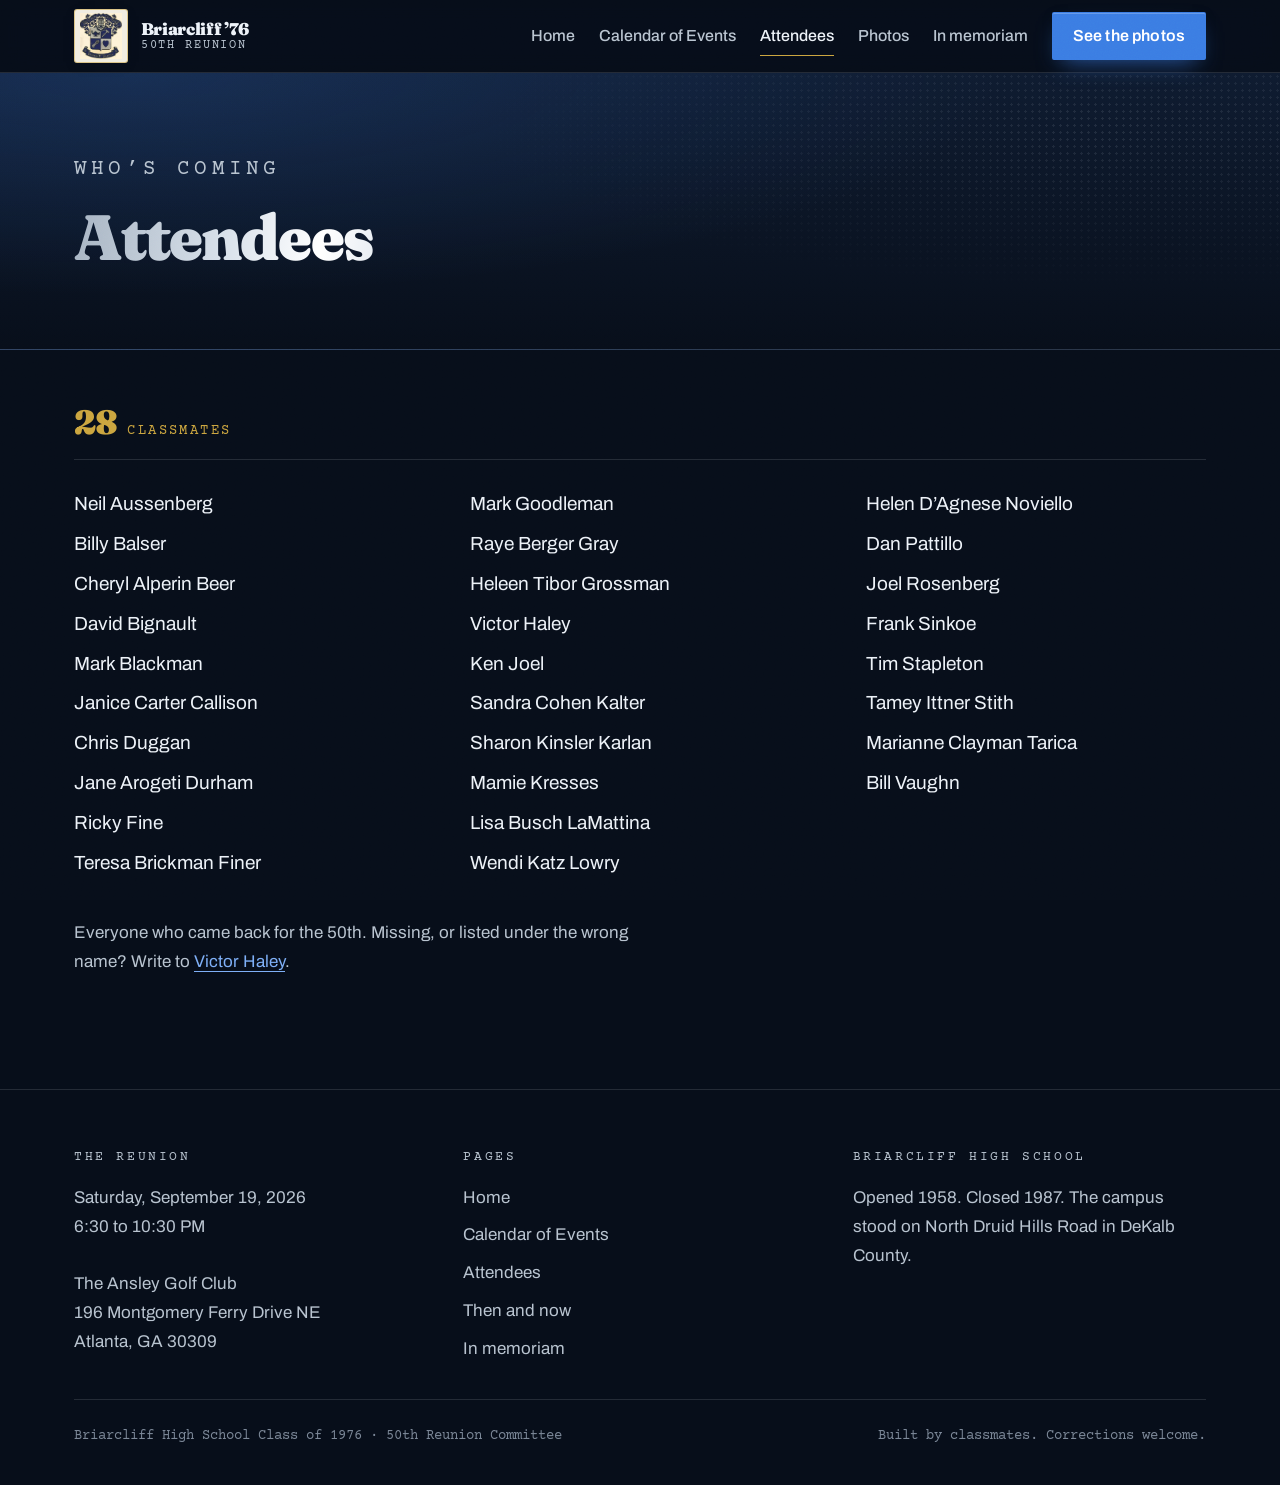
<file: attendees.html>
<!DOCTYPE html>
<html lang="en">
<head>
<meta charset="utf-8">
<meta name="viewport" content="width=device-width, initial-scale=1">
<title>Attendees — Briarcliff High Class of 1976 50th Reunion</title>
<meta name="description" content="Classmates who have replied for the Briarcliff High School Class of 1976 50th reunion, September 17 to 19, 2026, in Atlanta.">

<meta property="og:title" content="Attendees — Briarcliff Class of 1976">
<meta property="og:description" content="Who's coming back for the 50th. The list grows every week.">
<meta property="og:type" content="website">

<link rel="preconnect" href="https://fonts.googleapis.com">
<link rel="preconnect" href="https://fonts.gstatic.com" crossorigin>
<link href="https://fonts.googleapis.com/css2?family=Archivo:wght@400;500;600;700&family=Courier+Prime:wght@400;700&family=Fraunces:ital,opsz,wght@0,9..144,400;0,9..144,600;0,9..144,900;1,9..144,900&display=swap" rel="stylesheet">
<link rel="stylesheet" href="styles.css">
<link rel="icon" href="bhslogo.jpeg">
<script>document.documentElement.classList.add("js");</script>
</head>
<body>

<a class="skip" href="#main">Skip to content</a>

<header class="masthead">
  <div class="wrap">
    <a class="brand" href="index.html">
      <span class="seal"><img src="bhslogo.jpeg" alt="Briarcliff Barons crest" width="422" height="473"></span>
      <span class="brand-txt">
        <b>Briarcliff&nbsp;&rsquo;76</b>
        <span>50th Reunion</span>
      </span>
    </a>
    <nav class="nav" aria-label="Primary">
      <a href="index.html">Home</a>
      <a href="weekend.html">Calendar of Events</a>
      <a href="attendees.html" aria-current="page">Attendees</a>
      <a href="photos.html">Photos</a>
      <a href="memoriam.html">In memoriam</a>
    </nav>
    <a class="btn btn-primary masthead-cta" href="photos.html">See the photos</a>
  </div>
</header>

<main id="main">

<section class="page-head">
  <div class="wrap">
    <p class="label">Who&rsquo;s coming</p>
    <h1><span class="foil">Attendees</span></h1>
  </div>
</section>

<section class="section attendees">
  <div class="wrap">

    <p class="roster-count" id="roster-count"><b>12</b>classmates</p>

    <!--
      ============================================================
      COMMITTEE: this list is written out below so the page still
      works if the RSVP sheet can't be reached. When the sheet
      loads normally these names are replaced by the live ones,
      so you do not need to keep this copy current.

      Only first and last names are ever shown. See the ATTENDEE
      ROSTER notes near the top of site.js before changing that.

      Classmates who paid on Venmo without filling out the form
      are typed into the venmoNames list in site.js, and show up
      here mixed in with the sheet names.
      ============================================================
    -->
    <ul class="roster rise" id="roster">
      <li>Neil Aussenberg</li>
      <li>Billy Balser</li>
      <li>Cheryl Beer</li>
      <li>David Bignault</li>
      <li>Chris Duggan</li>
      <li>Ricky Fine</li>
      <li>Teresa Finer</li>
      <li>Sandra Kalter</li>
      <li>Dan Pattillo</li>
      <li>Frank Sinkoe</li>
      <li>Tamey Stith</li>
      <li>Marianne Tarica</li>
    </ul>

    <p class="roster-note">
      Everyone who came back for the 50th. Missing, or listed under the wrong
      name? Write to
      <a href="mailto:VictorHaley@eversheds-sutherland.us">Victor Haley</a>.
    </p>

  </div>
</section>

</main>

<footer class="foot">
  <div class="wrap">
    <div class="foot-grid">
      <div>
        <h4>The reunion</h4>
        <p>
          Saturday, September 19, 2026<br>
          6:30 to 10:30 PM<br><br>
          The Ansley Golf Club<br>
          196 Montgomery Ferry Drive NE<br>
          Atlanta, GA 30309
        </p>
      </div>
      <div>
        <h4>Pages</h4>
        <ul>
          <li><a href="index.html">Home</a></li>
          <li><a href="weekend.html">Calendar of Events</a></li>
          <li><a href="attendees.html">Attendees</a></li>
          <li><a href="photos.html">Then and now</a></li>
          <li><a href="memoriam.html">In memoriam</a></li>
        </ul>
      </div>
      <div>
        <h4>Briarcliff High School</h4>
        <p>Opened 1958. Closed 1987. The campus stood on North Druid Hills Road in DeKalb County.</p>
      </div>
    </div>
    <div class="colophon">
      <span>Briarcliff High School Class of 1976 &middot; 50th Reunion Committee</span>
      <span>Built by classmates. Corrections welcome.</span>
    </div>
  </div>
</footer>

<script src="site.js"></script>
</body>
</html>
</file>
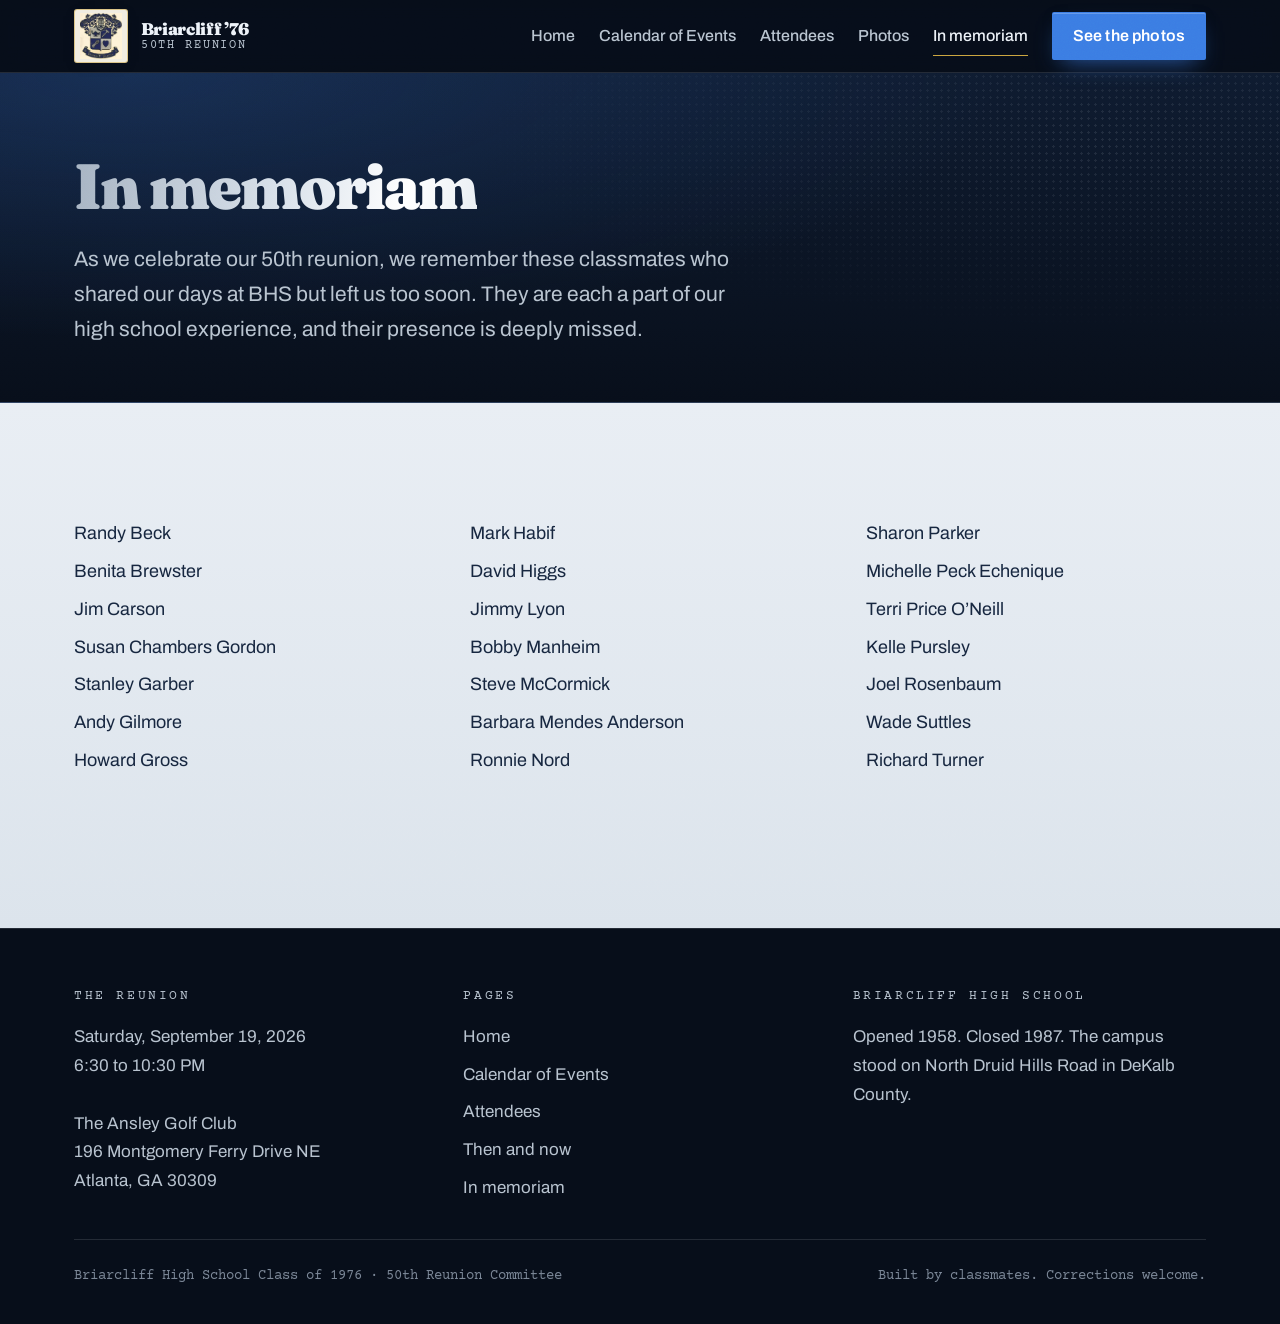
<file: memoriam.html>
<!DOCTYPE html>
<html lang="en">
<head>
<meta charset="utf-8">
<meta name="viewport" content="width=device-width, initial-scale=1">
<title>In memoriam — Briarcliff High Class of 1976 50th Reunion</title>
<meta name="description" content="Classmates of the Briarcliff High School Class of 1976 who have passed. Their names are read aloud at the Saturday dinner.">

<meta property="og:title" content="In memoriam — Briarcliff Class of 1976">
<meta property="og:description" content="The classmates we lost. Their names are read aloud at the Saturday dinner.">
<meta property="og:type" content="website">

<link rel="preconnect" href="https://fonts.googleapis.com">
<link rel="preconnect" href="https://fonts.gstatic.com" crossorigin>
<link href="https://fonts.googleapis.com/css2?family=Archivo:wght@400;500;600;700&family=Courier+Prime:wght@400;700&family=Fraunces:ital,opsz,wght@0,9..144,400;0,9..144,600;0,9..144,900;1,9..144,900&display=swap" rel="stylesheet">
<link rel="stylesheet" href="styles.css">
<link rel="icon" href="bhslogo.jpeg">
<script>document.documentElement.classList.add("js");</script>
</head>
<body>

<a class="skip" href="#main">Skip to content</a>

<header class="masthead">
  <div class="wrap">
    <a class="brand" href="index.html">
      <span class="seal"><img src="bhslogo.jpeg" alt="Briarcliff Barons crest" width="422" height="473"></span>
      <span class="brand-txt">
        <b>Briarcliff&nbsp;&rsquo;76</b>
        <span>50th Reunion</span>
      </span>
    </a>
    <nav class="nav" aria-label="Primary">
      <a href="index.html">Home</a>
      <a href="weekend.html">Calendar of Events</a>
      <a href="attendees.html">Attendees</a>
      <a href="photos.html">Photos</a>
      <a href="memoriam.html" aria-current="page">In memoriam</a>
    </nav>
    <a class="btn btn-primary masthead-cta" href="photos.html">See the photos</a>
  </div>
</header>

<main id="main">

<section class="page-head">
  <div class="wrap">
    <h1><span class="foil">In memoriam</span></h1>
    <p>
      As we celebrate our 50th reunion, we remember these classmates who shared our
      days at BHS but left us too soon. They are each a part of our high school
      experience, and their presence is deeply missed.
    </p>
  </div>
</section>

<section class="section memoriam">
  <div class="wrap">

    <!--
      ============================================================
      COMMITTEE: one name per <li>, alphabetical by last name.
      To add or remove someone, add or delete a single line below.
      Nothing else needs to change.
      ============================================================
    -->
    <ul class="names rise">
      <li>Randy Beck</li>
      <li>Benita Brewster</li>
      <li>Jim Carson</li>
      <li>Susan Chambers Gordon</li>
      <li>Stanley Garber</li>
      <li>Andy Gilmore</li>
      <li>Howard Gross</li>
      <li>Mark Habif</li>
      <li>David Higgs</li>
      <li>Jimmy Lyon</li>
      <li>Bobby Manheim</li>
      <li>Steve McCormick</li>
      <li>Barbara Mendes Anderson</li>
      <li>Ronnie Nord</li>
      <li>Sharon Parker</li>
      <li>Michelle Peck Echenique</li>
      <li>Terri Price O&rsquo;Neill</li>
      <li>Kelle Pursley</li>
      <li>Joel Rosenbaum</li>
      <li>Wade Suttles</li>
      <li>Richard Turner</li>
    </ul>

  </div>
</section>

</main>

<footer class="foot">
  <div class="wrap">
    <div class="foot-grid">
      <div>
        <h4>The reunion</h4>
        <p>
          Saturday, September 19, 2026<br>
          6:30 to 10:30 PM<br><br>
          The Ansley Golf Club<br>
          196 Montgomery Ferry Drive NE<br>
          Atlanta, GA 30309
        </p>
      </div>
      <div>
        <h4>Pages</h4>
        <ul>
          <li><a href="index.html">Home</a></li>
          <li><a href="weekend.html">Calendar of Events</a></li>
          <li><a href="attendees.html">Attendees</a></li>
          <li><a href="photos.html">Then and now</a></li>
          <li><a href="memoriam.html">In memoriam</a></li>
        </ul>
      </div>
      <div>
        <h4>Briarcliff High School</h4>
        <p>Opened 1958. Closed 1987. The campus stood on North Druid Hills Road in DeKalb County.</p>
      </div>
    </div>
    <div class="colophon">
      <span>Briarcliff High School Class of 1976 &middot; 50th Reunion Committee</span>
      <span>Built by classmates. Corrections welcome.</span>
    </div>
  </div>
</footer>

<script src="site.js"></script>
</body>
</html>
</file>
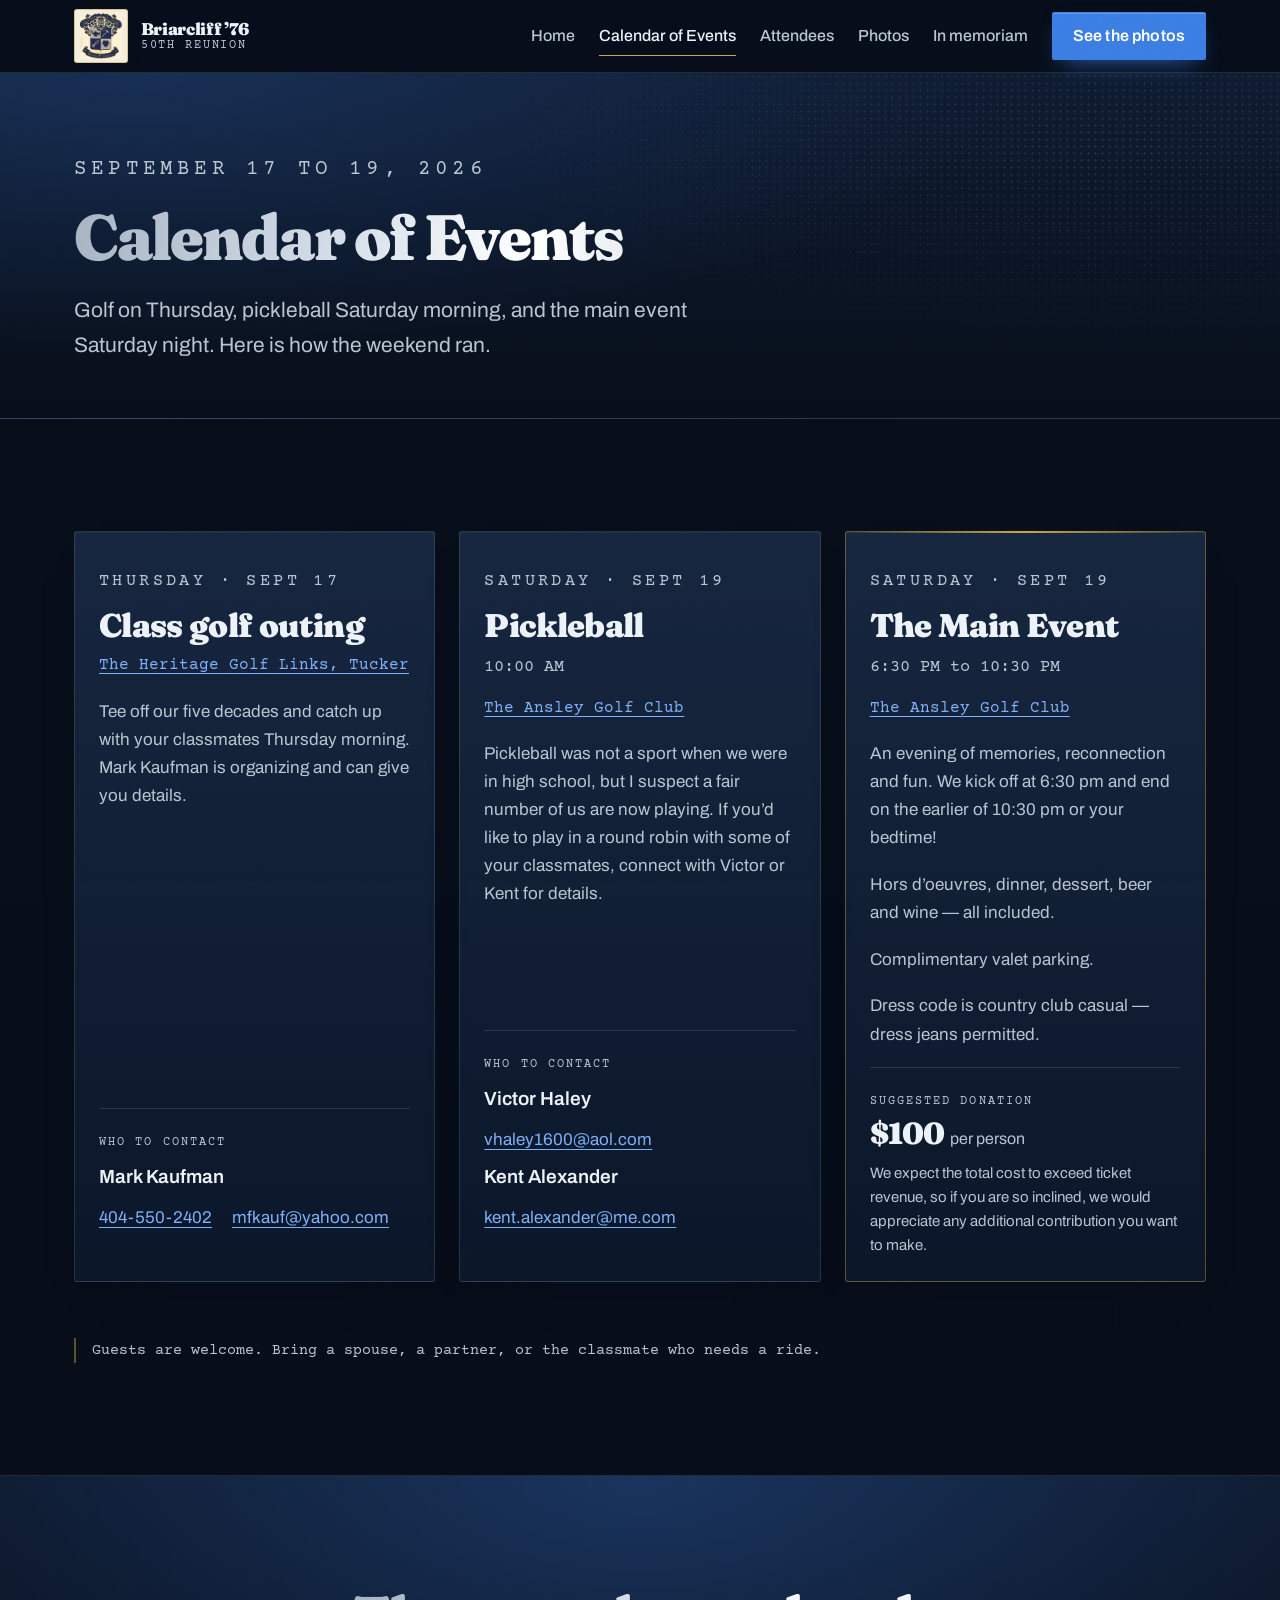
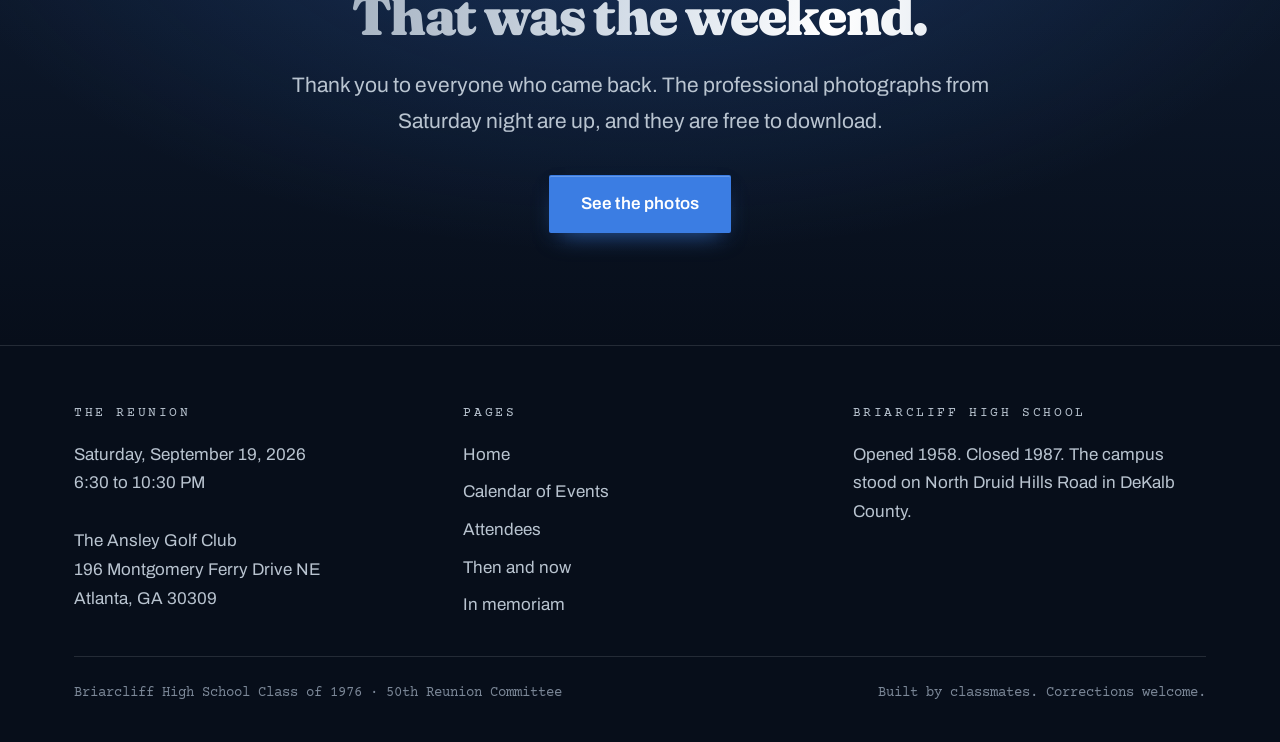
<file: weekend.html>
<!DOCTYPE html>
<html lang="en">
<head>
<meta charset="utf-8">
<meta name="viewport" content="width=device-width, initial-scale=1">
<title>Calendar of Events — Briarcliff High Class of 1976 50th Reunion</title>
<meta name="description" content="Three days in Atlanta: a class golf outing Thursday, pickleball Saturday morning, and the reunion dinner Saturday night at The Ansley Golf Club.">

<meta property="og:title" content="Calendar of Events — Briarcliff Class of 1976">
<meta property="og:description" content="Golf Thursday, pickleball Saturday morning, and the main event Saturday night.">
<meta property="og:type" content="website">

<link rel="preconnect" href="https://fonts.googleapis.com">
<link rel="preconnect" href="https://fonts.gstatic.com" crossorigin>
<link href="https://fonts.googleapis.com/css2?family=Archivo:wght@400;500;600;700&family=Courier+Prime:wght@400;700&family=Fraunces:ital,opsz,wght@0,9..144,400;0,9..144,600;0,9..144,900;1,9..144,900&display=swap" rel="stylesheet">
<link rel="stylesheet" href="styles.css">
<link rel="icon" href="bhslogo.jpeg">
<script>document.documentElement.classList.add("js");</script>
</head>
<body>

<a class="skip" href="#main">Skip to content</a>

<header class="masthead">
  <div class="wrap">
    <a class="brand" href="index.html">
      <span class="seal"><img src="bhslogo.jpeg" alt="Briarcliff Barons crest" width="422" height="473"></span>
      <span class="brand-txt">
        <b>Briarcliff&nbsp;&rsquo;76</b>
        <span>50th Reunion</span>
      </span>
    </a>
    <nav class="nav" aria-label="Primary">
      <a href="index.html">Home</a>
      <a href="weekend.html" aria-current="page">Calendar of Events</a>
      <a href="attendees.html">Attendees</a>
      <a href="photos.html">Photos</a>
      <a href="memoriam.html">In memoriam</a>
    </nav>
    <a class="btn btn-primary masthead-cta" href="photos.html">See the photos</a>
  </div>
</header>

<main id="main">

<section class="page-head">
  <div class="wrap">
    <p class="label">September 17 to 19, 2026</p>
    <h1><span class="foil">Calendar of Events</span></h1>
    <p>
      Golf on Thursday, pickleball Saturday morning, and the main event Saturday
      night. Here is how the weekend ran.
    </p>
  </div>
</section>

<section class="section">
  <div class="wrap">

    <div class="days">

      <article class="day rise">
        <p class="day-date">Thursday &middot; Sept 17</p>
        <h3>Class golf outing</h3>
        <p class="day-where">
          <a href="https://www.google.com/maps/search/?api=1&amp;query=Heritage+Golf+Links%2C+Tucker%2C+GA"
             rel="noopener">The Heritage Golf Links, Tucker</a>
        </p>
        <p>
          <!-- SWAP: add the tee-off window here once Mark has the times. -->
          Tee off our five decades and catch up with your classmates Thursday
          morning. Mark Kaufman is organizing and can give you details.
        </p>
        <dl class="day-contact">
          <dt>Who to contact</dt>
          <dd>
            <b>Mark Kaufman</b>
            <a href="tel:+14045502402">404-550-2402</a>
            <a href="mailto:mfkauf@yahoo.com">mfkauf@yahoo.com</a>
          </dd>
        </dl>
      </article>

      <article class="day rise">
        <p class="day-date">Saturday &middot; Sept 19</p>
        <h3>Pickleball</h3>
        <p class="day-when">10:00 AM</p>
        <p class="day-where">
          <a href="https://www.google.com/maps/search/?api=1&amp;query=The+Ansley+Golf+Club%2C+196+Montgomery+Ferry+Drive+NE%2C+Atlanta%2C+GA+30309"
             rel="noopener">The Ansley Golf Club</a>
        </p>
        <p>
          Pickleball was not a sport when we were in high school, but I suspect a
          fair number of us are now playing. If you&rsquo;d like to play in a round
          robin with some of your classmates, connect with Victor or Kent for details.
        </p>
        <dl class="day-contact">
          <dt>Who to contact</dt>
          <dd>
            <b>Victor Haley</b>
            <a href="mailto:vhaley1600@aol.com">vhaley1600@aol.com</a>
          </dd>
          <dd>
            <b>Kent Alexander</b>
            <a href="mailto:kent.alexander@me.com">kent.alexander@me.com</a>
          </dd>
        </dl>
      </article>

      <article class="day rise day-main">
        <p class="day-date">Saturday &middot; Sept 19</p>
        <h3>The Main Event</h3>
        <p class="day-when">6:30 PM to 10:30 PM</p>
        <p class="day-where">
          <a href="https://www.google.com/maps/search/?api=1&amp;query=The+Ansley+Golf+Club%2C+196+Montgomery+Ferry+Drive+NE%2C+Atlanta%2C+GA+30309"
             rel="noopener">The Ansley Golf Club</a>
        </p>
        <p>
          An evening of memories, reconnection and fun. We kick off at 6:30 pm and
          end on the earlier of 10:30 pm or your bedtime!
        </p>
        <p>
          Hors d&rsquo;oeuvres, dinner, dessert, beer and wine &mdash; all included.
        </p>
        <p>Complimentary valet parking.</p>
        <p>Dress code is country club casual &mdash; dress jeans permitted.</p>
        <div class="day-cost">
          <p class="day-cost-label">Suggested donation</p>
          <p class="day-cost-amt">$100 <span>per person</span></p>
          <p class="day-cost-note">
            We expect the total cost to exceed ticket revenue, so if you are so
            inclined, we would appreciate any additional contribution you want to make.
          </p>
        </div>
      </article>

    </div>

    <p class="note rise">
      Guests are welcome. Bring a spouse, a partner, or the classmate who needs a ride.
    </p>
  </div>
</section>

<section class="section rsvp">
  <div class="wrap">
    <h2><span class="foil">That was the weekend.</span></h2>
    <p class="rsvp-dek">
      Thank you to everyone who came back. The professional photographs from
      Saturday night are up, and they are free to download.
    </p>
    <div class="hero-cta">
      <a class="btn btn-primary" href="photos.html">See the photos</a>
    </div>
  </div>
</section>

</main>

<footer class="foot">
  <div class="wrap">
    <div class="foot-grid">
      <div>
        <h4>The reunion</h4>
        <p>
          Saturday, September 19, 2026<br>
          6:30 to 10:30 PM<br><br>
          The Ansley Golf Club<br>
          196 Montgomery Ferry Drive NE<br>
          Atlanta, GA 30309
        </p>
      </div>
      <div>
        <h4>Pages</h4>
        <ul>
          <li><a href="index.html">Home</a></li>
          <li><a href="weekend.html">Calendar of Events</a></li>
          <li><a href="attendees.html">Attendees</a></li>
          <li><a href="photos.html">Then and now</a></li>
          <li><a href="memoriam.html">In memoriam</a></li>
        </ul>
      </div>
      <div>
        <h4>Briarcliff High School</h4>
        <p>Opened 1958. Closed 1987. The campus stood on North Druid Hills Road in DeKalb County.</p>
      </div>
    </div>
    <div class="colophon">
      <span>Briarcliff High School Class of 1976 &middot; 50th Reunion Committee</span>
      <span>Built by classmates. Corrections welcome.</span>
    </div>
  </div>
</footer>

<script src="site.js"></script>
</body>
</html>
</file>
<file: styles.css>
/* ============================================================
   BRIARCLIFF HIGH SCHOOL — CLASS OF 1976 — 50TH REUNION
   Shared stylesheet for every page.

   Design notes:
   - Palette is the school's silver and blue, with silver rendered
     as a metal (gradient + specular sweep) rather than a flat grey.
   - Base type is 19px. The audience is in its late sixties, so
     contrast and target size are treated as hard requirements.
   - The foil effect is confined to display type. Never body copy.
   ============================================================ */

:root{
  /* Colour */
  --ink:        #070E1A;
  --navy:       #0E1B30;
  --navy-2:     #16263F;
  --navy-3:     #1E3352;
  --hair:       rgba(199,207,216,.15);
  --hair-2:     rgba(199,207,216,.28);
  --silver:     #B9C4D0;
  --silver-hi:  #EDF2F8;
  --spinel:     #3B7DE3;
  --spinel-lt:  #7FB0F7;
  --brass:      #CBA53F;
  --mist:       #E9EEF4;
  --mist-2:     #DCE4EC;
  --mist-ink:   #16263F;
  --paper:      #F1EDE1;   /* matches the crest artwork's own paper field */

  /* Type */
  --display: "Fraunces", Georgia, "Times New Roman", serif;
  --body:    "Archivo", "Helvetica Neue", Arial, sans-serif;
  --util:    "Courier Prime", "Courier New", monospace;

  --t-label: .8125rem;
  --t-sm:    1rem;
  --t-base:  1.1875rem;
  --t-lg:    1.3125rem;
  --t-h3:    clamp(1.5rem, 1rem + 2vw, 2.05rem);
  --t-h2:    clamp(2.1rem, 1.2rem + 3.6vw, 3.4rem);
  --t-h1:    clamp(2.25rem, 1rem + 5vw, 5rem);
  --t-page:  clamp(2.3rem, 1.4rem + 3.4vw, 4rem);
  --t-mega:  clamp(8rem, 4rem + 20vw, 17rem);

  /* Space */
  --s-1: .5rem;  --s-2: 1rem;   --s-3: 1.5rem;  --s-4: 2.25rem;
  --s-5: 3.5rem; --s-6: 5rem;   --s-7: 7rem;    --s-8: 10rem;

  --wrap: 1180px;
  --ease: cubic-bezier(.22,.7,.28,1);
}

*,*::before,*::after{ box-sizing:border-box; }

html{ -webkit-text-size-adjust:100%; scroll-behavior:smooth; }

body{
  margin:0;
  background:var(--ink);
  color:var(--silver-hi);
  font-family:var(--body);
  font-size:var(--t-base);
  line-height:1.7;
  font-weight:400;
  -webkit-font-smoothing:antialiased;
  overflow-x:hidden;
}

/* Film grain over the whole page. Very low opacity, purely atmospheric. */
body::after{
  content:"";
  position:fixed; inset:0;
  pointer-events:none; z-index:200;
  opacity:.35;
  background-image:url("data:image/svg+xml,%3Csvg xmlns='http://www.w3.org/2000/svg' width='180' height='180'%3E%3Cfilter id='n'%3E%3CfeTurbulence type='fractalNoise' baseFrequency='.85' numOctaves='3'/%3E%3C/filter%3E%3Crect width='100%25' height='100%25' filter='url(%23n)' opacity='.18'/%3E%3C/svg%3E");
  mix-blend-mode:overlay;
}

img{ max-width:100%; display:block; }

a{ color:var(--spinel-lt); text-underline-offset:.22em; text-decoration-thickness:1px; }
a:hover{ color:var(--silver-hi); }

:focus-visible{
  outline:3px solid var(--spinel-lt);
  outline-offset:3px;
  border-radius:2px;
}

.wrap{ width:100%; max-width:var(--wrap); margin-inline:auto; padding-inline:var(--s-3); }

.skip{
  position:absolute; left:-9999px; top:0;
  background:var(--spinel); color:#fff; padding:.9rem 1.3rem;
  font-weight:600; z-index:300;
}
.skip:focus{ left:var(--s-3); top:var(--s-2); }

/* ---------- Shared type helpers ---------- */

.label{
  font-family:var(--util);
  font-size:var(--t-label);
  letter-spacing:.2em;
  text-transform:uppercase;
  color:var(--silver);
  margin:0;
}

/* Foil: the darkest stop is deliberately kept high so every word of a
   headline stays well above 7:1 on navy. Shimmer, not shadow. */
.foil{
  background:linear-gradient(100deg,
    #A6B3C2 0%, #D6DFE9 18%, #FFFFFF 30%, #D6DFE9 42%,
    #AEBAC8 58%, #F0F5FA 74%, #B4C0CD 90%, #D6DFE9 100%);
  background-size:280% 100%;
  background-position:0% 50%;
  -webkit-background-clip:text; background-clip:text;
  color:transparent;
  -webkit-text-fill-color:transparent;
  animation:sweep 9s var(--ease) infinite;
}
@keyframes sweep{
  0%,12%   { background-position:  0% 50%; }
  55%,100% { background-position:100% 50%; }
}

h1,h2,h3{ font-family:var(--display); font-weight:900; line-height:1.02; letter-spacing:-.03em; margin:0;
  font-variation-settings:"SOFT" 40, "WONK" 1; }

h2{ font-size:var(--t-h2); }
h3{ font-size:var(--t-h3); letter-spacing:-.02em; }

p{ margin:0 0 1.1em; }
p:last-child{ margin-bottom:0; }

/* ---------- Buttons ---------- */

.btn{
  display:inline-flex; align-items:center; justify-content:center; gap:.7em;
  min-height:56px; padding:.85rem 1.9rem;
  font-family:var(--body); font-size:1.0625rem; font-weight:600; letter-spacing:.01em;
  border-radius:2px; border:1px solid transparent;
  text-decoration:none; cursor:pointer;
  transition:transform .3s var(--ease), background-color .3s var(--ease),
             border-color .3s var(--ease), color .3s var(--ease), box-shadow .3s var(--ease);
}
.btn-primary{
  background:var(--spinel); color:#fff;
  box-shadow:0 1px 0 rgba(255,255,255,.22) inset,
             0 10px 24px -10px rgba(59,125,227,.75),
             0 2px 8px -2px rgba(7,14,26,.8);
}
.btn-primary:hover{ background:#4f8bea; color:#fff; transform:translateY(-2px); }
.btn-primary:active{ transform:translateY(0); }

.btn-ghost{
  background:transparent; color:var(--silver-hi); border-color:var(--hair-2);
}
.btn-ghost:hover{ border-color:var(--silver); background:rgba(199,207,216,.07); transform:translateY(-2px); }
.btn-ghost:active{ transform:translateY(0); }

/* ---------- Header ---------- */

.masthead{
  position:sticky; top:0; z-index:100;
  background:rgba(7,14,26,.9);
  backdrop-filter:blur(14px) saturate(140%);
  border-bottom:1px solid var(--hair);
}
.masthead .wrap{
  display:flex; align-items:center; flex-wrap:wrap;
  gap:var(--s-3);
  min-height:72px;
}
.brand{
  order:1;
  display:flex; align-items:center; gap:.8rem;
  text-decoration:none; color:inherit; margin-right:auto;
}
/* The real Barons crest sits on its own cream plate, the way a decal
   would. The source art has a paper background, so we lean into it. */
.seal{
  width:54px; height:54px; flex:none;
  padding:3px;
  background:var(--paper);
  border:1px solid rgba(203,165,63,.55);
  border-radius:3px;
  box-shadow:0 3px 10px -4px rgba(7,14,26,.9);
}
.seal img{ width:100%; height:100%; object-fit:contain; }
.brand-txt{ line-height:1.2; }
.brand-txt b{
  display:block; font-family:var(--display); font-weight:900;
  font-size:1.0625rem; letter-spacing:-.02em; color:var(--silver-hi);
}
.brand-txt span{
  display:block; font-family:var(--util); font-size:.72rem;
  letter-spacing:.16em; text-transform:uppercase; color:var(--silver);
}

.nav{ order:2; display:flex; align-items:center; gap:var(--s-3); }
.nav a{
  font-size:1rem; font-weight:500; color:var(--silver);
  text-decoration:none; padding:.4rem 0; position:relative;
  transition:color .25s var(--ease);
}
.nav a::after{
  content:""; position:absolute; left:0; right:0; bottom:0; height:1px;
  background:var(--silver-hi); transform:scaleX(0); transform-origin:left;
  transition:transform .35s var(--ease);
}
.nav a:hover{ color:var(--silver-hi); }
.nav a:hover::after{ transform:scaleX(1); }

/* The page you're on stays lit. */
.nav a[aria-current="page"]{ color:var(--silver-hi); }
.nav a[aria-current="page"]::after{ transform:scaleX(1); background:var(--brass); }

.masthead-cta{
  order:3;
  min-height:48px; padding:.6rem 1.25rem; font-size:1rem;
}

/* No hamburger. At this age a menu you have to find is a menu you don't
   use, so the links wrap onto their own row and stay visible. */
@media (max-width:900px){
  .masthead .wrap{ min-height:0; padding-block:.7rem; gap:.75rem var(--s-3); }
  .masthead-cta{ order:2; }
  .nav{
    order:3; width:100%;
    justify-content:space-between; gap:var(--s-2);
    border-top:1px solid var(--hair); padding-top:.5rem;
  }
  .nav a{ font-size:.95rem; padding:.55rem 0; }
}
@media (max-width:480px){
  .nav{ flex-wrap:wrap; justify-content:flex-start; gap:0 var(--s-3); }
  .brand-txt b{ font-size:1rem; }
  .masthead-cta{ padding:.6rem 1rem; }
}

/* ---------- Hero (home page) ---------- */

.hero{
  position:relative; overflow:hidden;
  padding-block:var(--s-7) var(--s-6);
  background:
    radial-gradient(120% 90% at 12% 0%,  rgba(59,125,227,.20) 0%, transparent 58%),
    radial-gradient(90% 70% at 92% 22%, rgba(203,165,63,.10) 0%, transparent 60%),
    linear-gradient(180deg, var(--navy) 0%, var(--ink) 92%);
}
/* Halftone dot field — the yearbook print texture. */
.hero::before{
  content:""; position:absolute; inset:0; pointer-events:none;
  background-image:radial-gradient(rgba(199,207,216,.30) 1px, transparent 1.1px);
  background-size:7px 7px;
  -webkit-mask-image:radial-gradient(75% 60% at 78% 32%, #000 0%, transparent 72%);
          mask-image:radial-gradient(75% 60% at 78% 32%, #000 0%, transparent 72%);
  opacity:.5;
}
/* Faint stadium yard lines. */
.hero::after{
  content:""; position:absolute; inset:0; pointer-events:none;
  background-image:repeating-linear-gradient(90deg,
    rgba(199,207,216,.055) 0 1px, transparent 1px 116px);
  -webkit-mask-image:linear-gradient(180deg, transparent 0%, #000 45%, transparent 100%);
          mask-image:linear-gradient(180deg, transparent 0%, #000 45%, transparent 100%);
}
.hero .wrap{ position:relative; z-index:1; }

.hero-grid{
  display:grid; gap:var(--s-5);
  grid-template-columns:minmax(0,.82fr) minmax(0,1.18fr);
  align-items:center;
}
@media (max-width:900px){
  .hero-grid{ grid-template-columns:1fr; gap:var(--s-4); }
}

/* Hero lockup: the crest sits above the foil "50", the way it would be
   stamped on a yearbook cover. */
.hero-mark{
  display:flex; flex-direction:column; align-items:center;
  gap:var(--s-2);
}
.hero-crest{
  width:clamp(104px, 12vw, 148px);
  height:auto;
  padding:.5rem;
  background:var(--paper);
  border:1px solid rgba(203,165,63,.55);
  border-radius:4px;
  box-shadow:0 20px 40px -22px rgba(7,14,26,1),
             0 0 0 1px rgba(7,14,26,.5),
             0 0 34px -12px rgba(203,165,63,.35);
}

/* The signature: a foil "50" set like the stone in a class ring. */
.ring{
  position:relative;
  display:grid; place-items:center;
  aspect-ratio:1/1;
  max-width:360px; width:100%; margin-inline:auto;
}
.ring-bezel{
  position:absolute; inset:6%;
  border:1px solid rgba(203,165,63,.5);
  border-radius:50%;
  transform:rotate(-9deg) scaleY(.86);
}
.ring-bezel::before{
  content:""; position:absolute; inset:5%;
  border:1px solid rgba(203,165,63,.22);
  border-radius:50%;
}
.ring-num{
  font-family:var(--display); font-weight:900;
  font-size:var(--t-mega); line-height:.8; letter-spacing:-.06em;
  font-variation-settings:"SOFT" 60, "WONK" 1;
  position:relative; z-index:1;
  filter:drop-shadow(0 14px 34px rgba(7,14,26,.9));
}
.ring-cap{
  position:absolute; bottom:2%; left:50%; transform:translateX(-50%);
  font-family:var(--util); font-size:.78rem; letter-spacing:.42em;
  text-transform:uppercase; color:var(--brass); text-indent:.42em;
  white-space:nowrap;
}

.hero-eyebrow{ margin-bottom:var(--s-2); }
.hero h1{
  font-size:var(--t-h1);
  margin-bottom:var(--s-3);
  max-width:16ch;
}
.hero-dek{
  font-size:var(--t-lg); line-height:1.65; color:var(--silver);
  max-width:52ch; margin-bottom:var(--s-4);
}
.hero-dek strong{ color:var(--silver-hi); font-weight:600; }
.hero-cta{ display:flex; flex-wrap:wrap; gap:var(--s-2); }

/* ---------- Page header (interior pages) ---------- */

.page-head{
  position:relative; overflow:hidden;
  padding-block:var(--s-6) var(--s-5);
  border-bottom:1px solid var(--hair);
  background:
    radial-gradient(110% 130% at 10% 0%, rgba(59,125,227,.20) 0%, transparent 62%),
    linear-gradient(180deg, var(--navy) 0%, var(--ink) 100%);
}
.page-head::before{
  content:""; position:absolute; inset:0; pointer-events:none;
  background-image:radial-gradient(rgba(199,207,216,.26) 1px, transparent 1.1px);
  background-size:7px 7px;
  -webkit-mask-image:radial-gradient(70% 80% at 88% 20%, #000 0%, transparent 74%);
          mask-image:radial-gradient(70% 80% at 88% 20%, #000 0%, transparent 74%);
  opacity:.45;
}
.page-head .wrap{ position:relative; z-index:1; }
.page-head .label{ margin-bottom:var(--s-2); }
.page-head h1{
  font-size:var(--t-page); max-width:18ch; margin-bottom:var(--s-3);
}
.page-head p{
  font-size:var(--t-lg); line-height:1.65; color:var(--silver); max-width:56ch;
}

/* ---------- Countdown ---------- */

.countdown{
  border-block:1px solid var(--hair);
  background:linear-gradient(180deg, rgba(22,38,63,.55), rgba(7,14,26,.2));
}
.countdown .wrap{
  display:flex; flex-wrap:wrap; align-items:center;
  gap:var(--s-3) var(--s-5);
  padding-block:var(--s-3);
}
.countdown-lede{
  font-family:var(--util); font-size:var(--t-label);
  letter-spacing:.2em; text-transform:uppercase; color:var(--silver);
  margin:0; margin-right:auto;
}
.clock{ display:flex; gap:var(--s-3); list-style:none; margin:0; padding:0; }
.clock li{ text-align:center; min-width:64px; }
.clock b{
  display:block; font-family:var(--display); font-weight:900;
  font-size:2.1rem; line-height:1; color:var(--brass);
  font-variant-numeric:tabular-nums; letter-spacing:-.02em;
}
.clock span{
  display:block; font-family:var(--util); font-size:.68rem;
  letter-spacing:.18em; text-transform:uppercase; color:var(--silver);
  margin-top:.45rem;
}

/* ---------- Section furniture ---------- */

.section{ padding-block:var(--s-7); }
.section-tight{ padding-top:0; }
.section-head{ max-width:60ch; margin-bottom:var(--s-5); }
.section-head .label{ margin-bottom:var(--s-2); }
.section-head h2{ margin-bottom:var(--s-3); }
.section-head p{ color:var(--silver); font-size:var(--t-lg); line-height:1.65; }

.rule{
  height:1px; border:0; margin:0;
  background:linear-gradient(90deg, var(--hair-2), transparent 62%);
}

/* ---------- Home page: where to go next ---------- */

/* Four cards, so two-up rather than a squeezed single row. */
.links{
  display:grid; gap:var(--s-3);
  grid-template-columns:1fr 1fr;
}
@media (max-width:620px){ .links{ grid-template-columns:1fr; } }
.link-card{
  display:flex; flex-direction:column;
  padding:var(--s-4) var(--s-3);
  background:linear-gradient(180deg, var(--navy-2), rgba(14,27,48,.7));
  border:1px solid var(--hair);
  border-radius:3px;
  text-decoration:none; color:inherit;
  box-shadow:0 18px 40px -28px rgba(7,14,26,1);
  transition:transform .45s var(--ease), border-color .45s var(--ease);
}
.link-card:hover{ transform:translateY(-3px); border-color:var(--hair-2); color:inherit; }
.link-card .label{ margin-bottom:.8rem; color:var(--brass); }
.link-card h3{ margin-bottom:.6rem; color:var(--silver-hi); }
.link-card p{ font-size:1.0625rem; line-height:1.6; color:var(--silver); margin:0 0 var(--s-3); }
.link-card .go{
  margin-top:auto; font-family:var(--util); font-size:.9rem;
  letter-spacing:.1em; text-transform:uppercase; color:var(--spinel-lt);
}
.link-card:hover .go{ color:var(--silver-hi); }

/* ---------- Attendee roster ---------- */

/* Names only. Everything else the RSVP form collects — phone,
   email, Venmo — stays off the page. */

/* The page header already sets the page up, so the usual full
   section padding leaves too much air above the count. */
.attendees{ padding-top:var(--s-5); }

.roster-count{
  display:flex; align-items:baseline; gap:.6rem;
  font-family:var(--util); font-size:.85rem; letter-spacing:.18em;
  text-transform:uppercase; color:var(--brass);
  margin:0 0 var(--s-3); padding-bottom:var(--s-2);
  border-bottom:1px solid var(--hair);
}
/* The tally itself, sized like the countdown numerals. */
.roster-count b{
  font-family:var(--display); font-weight:900; font-size:2.1rem;
  line-height:1; letter-spacing:-.02em; font-variant-numeric:tabular-nums;
}

.roster{
  list-style:none; margin:0; padding:0;
  columns:3; column-gap:var(--s-5);
  font-size:1.1875rem; line-height:2.1;
}
@media (max-width:820px){ .roster{ columns:2; } }
@media (max-width:520px){ .roster{ columns:1; } }
.roster li{ break-inside:avoid; color:var(--silver-hi); }

.roster-note{
  margin:var(--s-4) 0 0;
  font-size:1.0625rem; color:var(--silver); max-width:60ch;
}
.roster-note a{ color:var(--spinel-lt); }
.roster-note a:hover{ color:var(--silver-hi); }

/* ---------- Home page photo strip ---------- */

/* The whole section is hidden until photos actually load, so an empty
   or unreachable folder leaves no orphaned heading behind. */
#photo-strip-section[hidden]{ display:none; }

.strip-head{
  display:flex; flex-wrap:wrap; align-items:flex-end;
  justify-content:space-between; gap:var(--s-3);
  margin-bottom:var(--s-4);
}
.strip-head .label{ margin-bottom:var(--s-2); }

.strip{
  display:grid; gap:var(--s-2);
  grid-template-columns:repeat(auto-fit, minmax(150px,1fr));
}
.strip-tile{
  display:block; text-decoration:none;
  transition:transform .45s var(--ease);
}
.strip-tile:hover{ transform:translateY(-3px); }
.strip-tile .plate-frame{ aspect-ratio:1/1; }

/* ---------- The three days ---------- */

.days{
  display:grid; gap:var(--s-3);
  grid-template-columns:repeat(auto-fit, minmax(285px,1fr));
  margin-bottom:var(--s-5);
}
.day{
  position:relative;
  display:flex; flex-direction:column;
  background:linear-gradient(180deg, var(--navy-2), rgba(14,27,48,.7));
  border:1px solid var(--hair);
  border-radius:3px;
  padding:var(--s-4) var(--s-3) var(--s-3);
  box-shadow:0 18px 40px -28px rgba(7,14,26,1),
             0 1px 0 rgba(199,207,216,.05) inset;
  transition:transform .45s var(--ease), border-color .45s var(--ease);
}
.day:hover{ transform:translateY(-3px); border-color:var(--hair-2); }

/* Saturday carries the weekend, so it gets the brass edge. */
.day-main{ border-color:rgba(203,165,63,.42); }
.day-main::before{
  content:""; position:absolute; inset:-1px -1px auto -1px; height:2px;
  background:linear-gradient(90deg, transparent, var(--brass), transparent);
}

.day-date{
  font-family:var(--util); font-size:.78rem; letter-spacing:.2em;
  text-transform:uppercase; color:var(--brass); margin:0 0 .8rem;
}
.day h3{ margin-bottom:.7rem; color:var(--silver-hi); }
.day-when{
  font-family:var(--util); font-size:1rem; color:var(--silver-hi);
  margin:0 0 .9rem; font-variant-numeric:tabular-nums;
}
.day p{ font-size:1.0625rem; line-height:1.65; color:var(--silver); }

/* Venue line: a map link, sized to stay tappable. */
.day-where{ margin:-.4rem 0 .9rem; }
.day-where a{
  display:inline-block; padding:.3rem 0;
  font-family:var(--util); font-size:1rem;
  color:var(--spinel-lt); text-decoration:underline;
}
.day-where a:hover{ color:var(--silver-hi); }

.day-contact{
  margin-top:auto; padding-top:var(--s-3);
  border-top:1px solid var(--hair);
}
.day-contact dt{
  font-family:var(--util); font-size:.72rem; letter-spacing:.18em;
  text-transform:uppercase; color:var(--silver); margin-bottom:.5rem;
}
.day-contact dd{ margin:0; }
.day-contact b{ display:block; color:var(--silver-hi); font-weight:600; margin-bottom:.35rem; }
.day-contact a{
  display:inline-block; padding:.35rem 0; margin-right:1rem;
  font-size:1.0625rem; color:var(--spinel-lt); text-decoration:underline;
}
.day-contact a:hover{ color:var(--silver-hi); }

/* Cost sits in the same bottom slot as Thursday's contact block, so the
   three cards line up along a shared baseline. */
.day-cost{
  margin-top:auto; padding-top:var(--s-3);
  border-top:1px solid var(--hair);
}
/* Scoped to .day so they outrank the `.day p` size rule above. */
.day .day-cost-label{
  font-family:var(--util); font-size:.72rem; letter-spacing:.18em;
  text-transform:uppercase; color:var(--silver); margin:0 0 .35rem;
}
.day .day-cost-amt{
  margin:0;
  font-family:var(--display); font-weight:900; font-size:1.9rem;
  line-height:1.1; letter-spacing:-.025em; color:var(--silver-hi);
  font-variation-settings:"SOFT" 40, "WONK" 1;
}
.day .day-cost-amt span{
  font-family:var(--body); font-weight:400; font-size:1rem;
  letter-spacing:0; color:var(--silver);
}
/* The ask behind the number, set smaller so it reads as a footnote. */
.day .day-cost-note{
  margin:.7rem 0 0; font-size:.9375rem; line-height:1.6; color:var(--silver);
}

.note{
  margin-top:var(--s-3);
  font-family:var(--util); font-size:.92rem; line-height:1.7;
  color:var(--silver); border-left:2px solid rgba(203,165,63,.45);
  padding-left:var(--s-2);
}

/* ---------- Committee letter ---------- */

.letter{
  background:linear-gradient(180deg, var(--navy-2), var(--navy));
  border:1px solid var(--hair);
  border-radius:3px;
  padding:clamp(1.6rem, 4vw, 3.2rem);
  max-width:840px; margin-inline:auto;
  box-shadow:0 30px 60px -40px rgba(7,14,26,1);
  position:relative; overflow:hidden;
}
.letter::before{
  content:""; position:absolute; inset:0; pointer-events:none;
  background-image:repeating-linear-gradient(180deg,
    transparent 0 33px, rgba(199,207,216,.045) 33px 34px);
}
.letter-inner{ position:relative; max-width:64ch; }
.letter .label{ margin-bottom:var(--s-3); }
.letter p{
  font-family:var(--util); font-size:1.0625rem; line-height:1.85; color:var(--silver-hi);
}
/* No longer closes a letter, so it carries no divider rule of its own. */
.sign{
  margin:0;
  font-family:var(--util); font-size:.95rem; color:var(--silver); line-height:1.8;
}
.sign b{ color:var(--silver-hi); font-weight:700; }

/* Ten names, so they wrap as a list rather than one long monospace run.
   Each is a mailto, sized to stay tappable. */
.sign-list{
  list-style:none; margin:.6rem 0 0; padding:0;
  display:flex; flex-wrap:wrap; gap:.15rem 1.2rem;
  font-family:var(--util); font-size:.95rem; line-height:1.8;
}
.sign-list a{ display:inline-block; padding:.2rem 0; color:var(--silver-hi); }
.sign-list a:hover{ color:var(--spinel-lt); }

@media (max-width:560px){
  .sign-list{ font-size:.875rem; }
}

/* Monospace runs wide. Ease it down on phones so lines don't shred. */
@media (max-width:560px){
  .letter p{ font-size:.9375rem; line-height:1.75; }
  .sign{ font-size:.875rem; }
}

/* ---------- Motto ---------- */

.motto{
  text-align:center;
  padding-block:var(--s-6) var(--s-7);
  background:radial-gradient(70% 100% at 50% 50%, rgba(59,125,227,.13), transparent 70%);
}
.crest{
  width:clamp(160px, 22vw, 260px);
  height:auto; margin:0 auto var(--s-4);
  padding:.55rem;
  background:var(--paper);
  border:1px solid rgba(203,165,63,.5);
  border-radius:4px;
  box-shadow:0 26px 50px -26px rgba(7,14,26,1),
             0 0 0 1px rgba(7,14,26,.5);
}
.motto-latin{
  font-family:var(--display); font-weight:900;
  font-size:clamp(1.9rem, 1rem + 3.4vw, 3.1rem);
  font-variation-settings:"SOFT" 40, "WONK" 1;
  letter-spacing:-.02em; font-style:italic;
  margin:0 0 var(--s-2);
}
.motto-en{
  font-size:var(--t-lg); color:var(--silver);
  max-width:44ch; margin:0 auto;
}

/* ---------- In Memoriam (inverted panel) ---------- */

.memoriam{
  background:linear-gradient(180deg, var(--mist) 0%, var(--mist-2) 100%);
  color:var(--mist-ink);
}
.memoriam .label{ color:#5A6B80; }
.memoriam h2{ color:var(--mist-ink); }
.memoriam .section-head p{ color:#42546B; }
.memoriam a{ color:#1B4FA8; }
.memoriam a:hover{ color:var(--mist-ink); }
.memoriam :focus-visible{ outline-color:#1B4FA8; }

.names{
  list-style:none; margin:0 0 var(--s-4); padding:0;
  columns:3; column-gap:var(--s-5);
  font-size:1.125rem; line-height:2.1;
}
@media (max-width:820px){ .names{ columns:2; } }
@media (max-width:520px){ .names{ columns:1; } }
.names li{ break-inside:avoid; color:var(--mist-ink); }

.memoriam-foot{
  border-top:1px solid rgba(22,38,63,.18);
  padding-top:var(--s-3);
  font-size:1.0625rem; color:#42546B; max-width:62ch;
}

/* ---------- Gallery ---------- */

.gallery{
  display:grid; gap:var(--s-2);
  grid-template-columns:repeat(auto-fit, minmax(215px,1fr));
}
.plate{ margin:0; }
.plate-frame{
  position:relative; overflow:hidden;
  border:1px solid var(--hair);
  border-radius:2px;
  background:var(--navy-2);
  aspect-ratio:4/5;
}
/* Photographs are shown as they are. An earlier duotone treatment looked
   right over grey placeholders and wrong over real ones. */
.plate-frame img{
  width:100%; height:100%; object-fit:cover;
  transition:transform .8s var(--ease);
}
.plate:hover .plate-frame img{ transform:scale(1.04); }
.plate figcaption{
  font-family:var(--util); font-size:.86rem; line-height:1.55;
  color:var(--silver); margin-top:.85rem;
}
.plate figcaption b{ display:block; color:var(--silver-hi); font-weight:700; }

.gallery-cta{
  margin-top:var(--s-4); padding-top:var(--s-4);
  border-top:1px solid var(--hair);
  display:flex; flex-wrap:wrap; align-items:center; gap:var(--s-3);
}
.gallery-cta p{ margin:0; color:var(--silver); max-width:46ch; }

/* Same block, riding along with the headline: no rule of its own, and
   it opts out of the oversized type the page head gives paragraphs. */
.gallery-cta-head{
  margin-top:var(--s-4); padding-top:0; border-top:0;
}
.page-head .gallery-cta-head p{ font-size:1rem; }

/* The three practical notes under the photographer's link. Not a
   bulleted list on screen: each one gets a brass tick instead. */
.photo-facts{
  list-style:none; margin:var(--s-4) 0 0; padding:0;
  max-width:60ch;
  display:grid; gap:var(--s-2);
}
.photo-facts li{
  position:relative; padding-left:1.9rem;
  color:var(--silver); line-height:1.65;
}
.photo-facts li::before{
  content:"\2713";
  position:absolute; left:0; top:0;
  color:var(--brass); font-weight:700;
}

/* Status line while the Drive folder loads, or if it can't be reached. */
.gallery-status{
  font-family:var(--util); font-size:.95rem; color:var(--silver);
  margin:0 0 var(--s-3);
}
.gallery-status[hidden]{ display:none; }

/* Photos loaded from Drive are clickable; placeholders are not. */
.plate-btn{
  display:block; width:100%; padding:0; border:0; background:none;
  cursor:zoom-in; text-align:left; color:inherit; font:inherit;
}

/* ---------- Lightbox ---------- */

.lightbox{
  position:fixed; inset:0; z-index:300;
  background:rgba(7,14,26,.95);
  backdrop-filter:blur(6px);
  display:none; align-items:center; justify-content:center;
  padding:var(--s-4) var(--s-3);
}
.lightbox.is-open{ display:flex; }
.lightbox-inner{ max-width:min(1100px, 94vw); text-align:center; }
.lightbox img{
  max-width:100%; max-height:80vh; width:auto; height:auto;
  margin-inline:auto;
  border:1px solid var(--hair-2);
  box-shadow:0 40px 80px -40px #000;
}
.lightbox-cap{
  font-family:var(--util); font-size:1rem; color:var(--silver);
  margin:var(--s-3) 0 0;
}
.lightbox-close{
  position:absolute; top:var(--s-2); right:var(--s-2);
  min-height:52px; min-width:52px;
  background:transparent; border:1px solid var(--hair-2); border-radius:2px;
  color:var(--silver-hi); font-family:var(--body); font-size:1.4rem;
  cursor:pointer; line-height:1;
  transition:border-color .3s var(--ease), background-color .3s var(--ease);
}
.lightbox-close:hover{ border-color:var(--silver); background:rgba(199,207,216,.08); }

/* Big, obvious arrows. This audience should never have to hunt for them. */
.lightbox-nav{
  position:absolute; top:50%; transform:translateY(-50%);
  width:64px; height:64px;
  display:grid; place-items:center;
  background:rgba(7,14,26,.8);
  border:1px solid var(--hair-2); border-radius:50%;
  color:var(--silver-hi);
  font-family:var(--body); font-size:2.1rem; line-height:1;
  cursor:pointer;
  transition:background-color .3s var(--ease), border-color .3s var(--ease),
             transform .3s var(--ease);
}
.lightbox-prev{ left:var(--s-3); }
.lightbox-next{ right:var(--s-3); }
.lightbox-nav:hover{
  background:rgba(59,125,227,.55); border-color:var(--silver);
  transform:translateY(-50%) scale(1.06);
}
.lightbox-count{
  font-family:var(--util); font-size:.85rem; letter-spacing:.16em;
  text-transform:uppercase; color:var(--silver);
  margin:var(--s-2) 0 0;
}
@media (max-width:620px){
  .lightbox-nav{ width:52px; height:52px; font-size:1.7rem; }
  .lightbox-prev{ left:.35rem; }
  .lightbox-next{ right:.35rem; }
}

/* ---------- RSVP ---------- */

.rsvp{
  position:relative; overflow:hidden;
  background:
    radial-gradient(90% 130% at 50% 0%, rgba(59,125,227,.26), transparent 62%),
    linear-gradient(180deg, var(--navy) , var(--ink));
  border-top:1px solid var(--hair);
  text-align:center;
}
.rsvp .wrap{ position:relative; z-index:1; max-width:800px; }
.rsvp h2{ margin-bottom:var(--s-3); }
.rsvp-dek{ font-size:var(--t-lg); color:var(--silver); margin-bottom:var(--s-4); }
.rsvp .hero-cta{ justify-content:center; }
.rsvp-fine{
  margin-top:var(--s-4); font-family:var(--util); font-size:.95rem;
  color:var(--silver); line-height:1.9;
}
.rsvp-fine b{ color:var(--silver-hi); font-weight:700; }

/* Recap of the essentials on the RSVP page. */
.facts{
  display:grid; gap:0; margin:0 0 var(--s-5);
  grid-template-columns:repeat(auto-fit, minmax(190px,1fr));
  background:linear-gradient(180deg, var(--navy-2), rgba(14,27,48,.72));
  border:1px solid var(--hair); border-radius:3px;
  text-align:left; overflow:hidden;
}
.facts > div{ padding:var(--s-3); border-left:1px solid var(--hair); }
.facts > div:first-child{ border-left:0; }
.facts dt{
  font-family:var(--util); font-size:.72rem; letter-spacing:.2em;
  text-transform:uppercase; color:var(--brass); margin:0 0 .6rem;
}
.facts dd{ margin:0; font-size:1.0625rem; line-height:1.55; color:var(--silver); }
.facts dd b{
  display:block; font-family:var(--display); font-weight:900; font-size:1.3rem;
  letter-spacing:-.02em; color:var(--silver-hi);
  font-variation-settings:"SOFT" 40, "WONK" 1;
}
@media (max-width:760px){
  .facts{ grid-template-columns:1fr 1fr; }
  .facts > div:nth-child(odd){ border-left:0; }
  .facts > div:nth-child(n+3){ border-top:1px solid var(--hair); }
}
@media (max-width:460px){
  .facts{ grid-template-columns:1fr; }
  .facts > div{ border-left:0; border-top:1px solid var(--hair); }
  .facts > div:first-child{ border-top:0; }
}

/* ---------- Footer ---------- */

.foot{
  border-top:1px solid var(--hair);
  padding-block:var(--s-5) var(--s-4);
  background:var(--ink);
}
.foot-grid{
  display:grid; gap:var(--s-4);
  grid-template-columns:repeat(auto-fit, minmax(230px,1fr));
  margin-bottom:var(--s-4);
}
.foot h4{
  font-family:var(--util); font-size:var(--t-label); letter-spacing:.2em;
  text-transform:uppercase; color:var(--silver); font-weight:400;
  margin:0 0 var(--s-2);
}
.foot p, .foot ul{ font-size:1.0625rem; color:var(--silver); margin:0; }
.foot ul{ list-style:none; padding:0; display:grid; gap:.55rem; }
.foot a{ color:var(--silver); text-decoration:none; }
.foot a:hover{ color:var(--silver-hi); text-decoration:underline; }
.colophon{
  border-top:1px solid var(--hair); padding-top:var(--s-3);
  font-family:var(--util); font-size:.86rem; color:#7C8898; line-height:1.8;
  display:flex; flex-wrap:wrap; gap:var(--s-2) var(--s-4); justify-content:space-between;
}

/* ---------- Scroll reveal ---------- */

/* Content is visible by default. The hidden start state only applies once
   JS has confirmed it's running, so a script failure can't blank the page. */
.js .rise{ opacity:0; transform:translateY(22px); }
.js .rise.in{
  opacity:1; transform:none;
  transition:opacity .8s var(--ease), transform .8s var(--ease);
}
.js .rise.in:nth-child(2){ transition-delay:.09s; }
.js .rise.in:nth-child(3){ transition-delay:.18s; }
.js .rise.in:nth-child(4){ transition-delay:.27s; }

@media (prefers-reduced-motion:reduce){
  *,*::before,*::after{
    animation-duration:.001ms !important; animation-iteration-count:1 !important;
    transition-duration:.001ms !important; scroll-behavior:auto !important;
  }
  .js .rise{ opacity:1; transform:none; }
  .foil{ background-position:38% 50%; }
}
</file>
